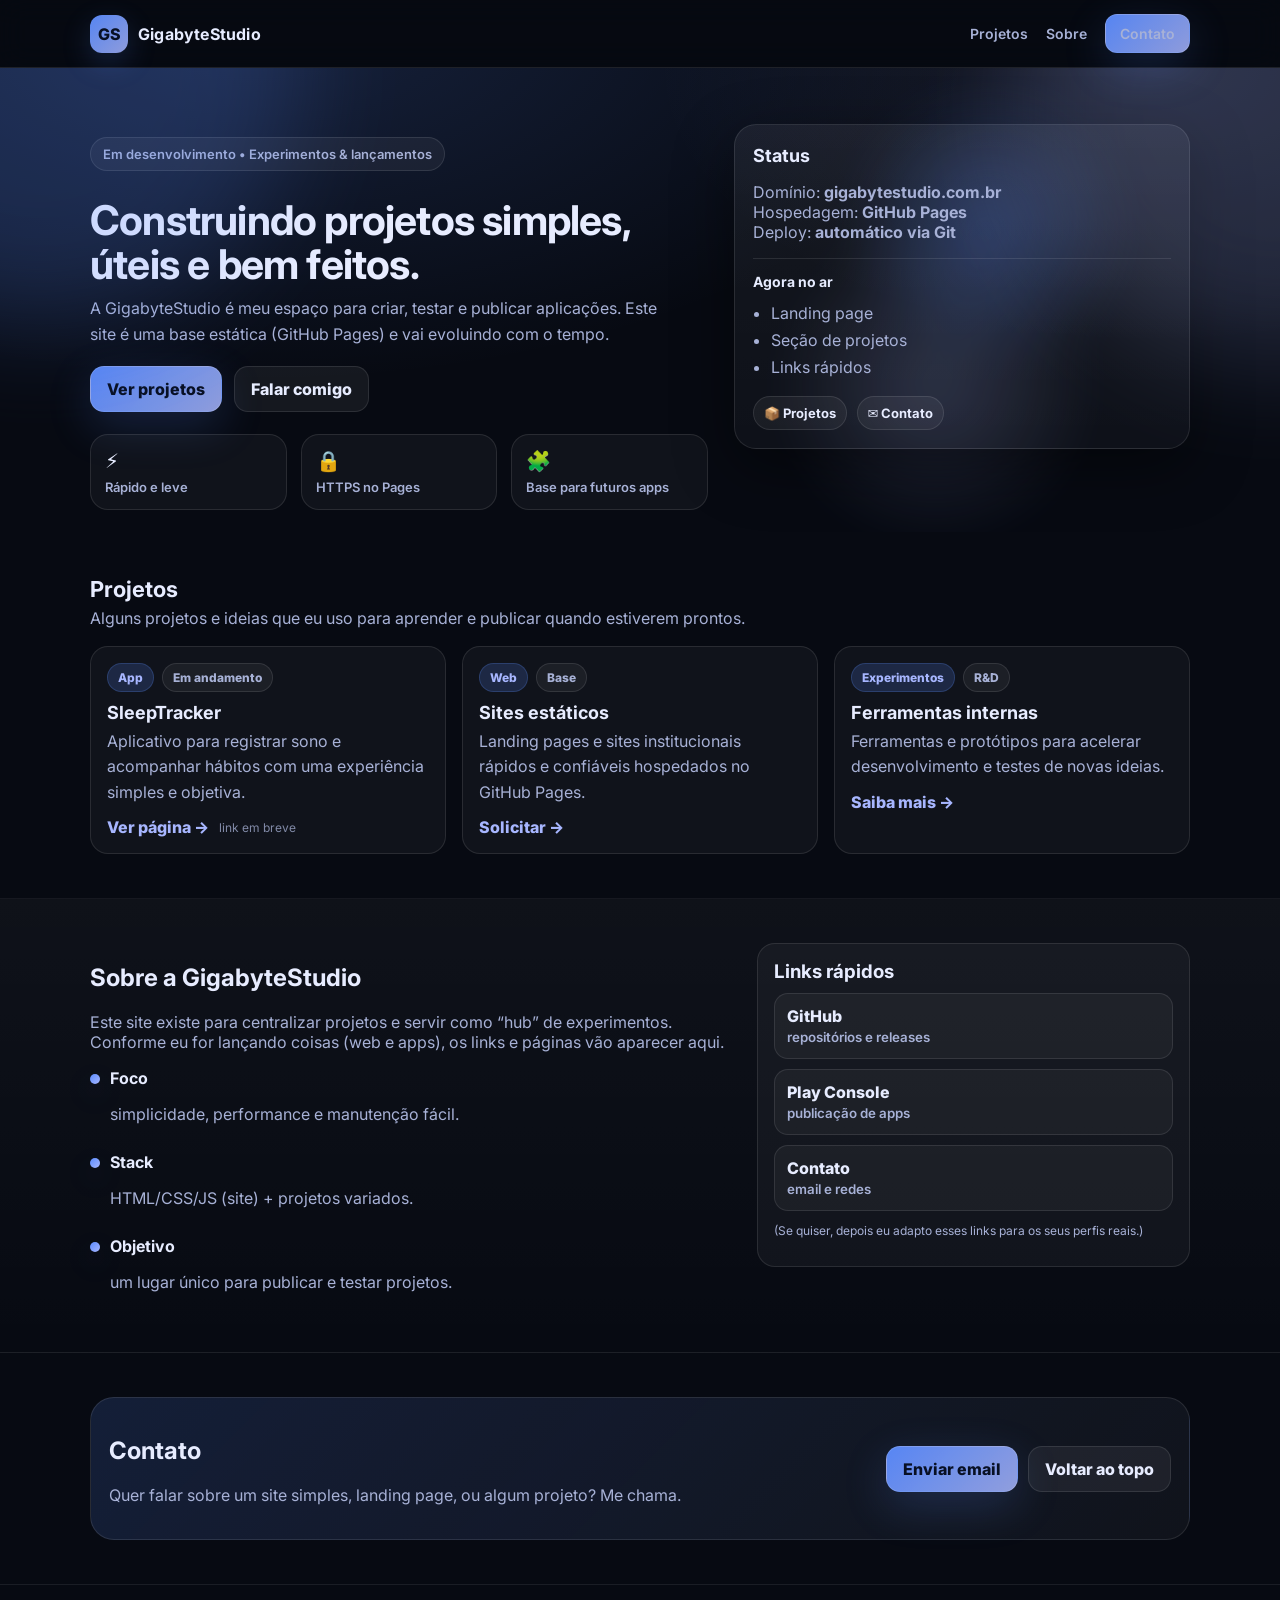
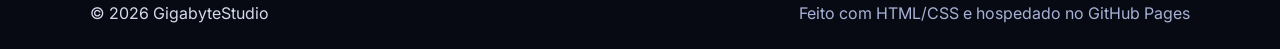
<file: index.html>
<!doctype html>
<html lang="pt-BR">
<head>
  <meta charset="utf-8" />
  <link rel="icon" href="/favicon.ico">
  <meta name="viewport" content="width=device-width,initial-scale=1" />
  <meta name="description" content="GigabyteStudio — projetos e experimentos em desenvolvimento." />
  <title>GigabyteStudio</title>

  <link rel="preconnect" href="https://fonts.googleapis.com">
  <link rel="preconnect" href="https://fonts.gstatic.com" crossorigin>
  <link href="https://fonts.googleapis.com/css2?family=Inter:wght@400;600;700&display=swap" rel="stylesheet">

  <link rel="stylesheet" href="styles.css" />
  <link rel="icon" href="data:image/svg+xml,%3Csvg xmlns='http://www.w3.org/2000/svg' viewBox='0 0 64 64'%3E%3Cpath fill='%23ffffff' d='M10 18h44v28H10z'/%3E%3Cpath fill='%230b0f19' d='M14 22h36v20H14z'/%3E%3Cpath fill='%235b8cff' d='M18 26h10v12H18z'/%3E%3Cpath fill='%23a7b6ff' d='M32 26h14v4H32z'/%3E%3Cpath fill='%23a7b6ff' d='M32 34h14v4H32z'/%3E%3C/svg%3E">
</head>

<body>
  <header class="topbar">
    <div class="container topbar-inner">
      <a class="brand" href="#">
        <span class="brand-mark">GS</span>
        <span class="brand-name">GigabyteStudio</span>
      </a>

      <nav class="nav">
        <a href="#projetos">Projetos</a>
        <a href="#sobre">Sobre</a>
        <a class="btn small" href="#contato">Contato</a>
      </nav>
    </div>
  </header>

  <main>
    <section class="hero">
      <div class="container hero-grid">
        <div class="hero-text">
          <p class="badge">Em desenvolvimento • Experimentos & lançamentos</p>
          <h1>Construindo projetos simples, úteis e bem feitos.</h1>
          <p class="subtitle">
            A GigabyteStudio é meu espaço para criar, testar e publicar aplicações.
            Este site é uma base estática (GitHub Pages) e vai evoluindo com o tempo.
          </p>

          <div class="cta">
            <a class="btn" href="#projetos">Ver projetos</a>
            <a class="btn ghost" href="#contato">Falar comigo</a>
          </div>

          <div class="stats">
            <div class="stat">
              <div class="stat-value">⚡</div>
              <div class="stat-label">Rápido e leve</div>
            </div>
            <div class="stat">
              <div class="stat-value">🔒</div>
              <div class="stat-label">HTTPS no Pages</div>
            </div>
            <div class="stat">
              <div class="stat-value">🧩</div>
              <div class="stat-label">Base para futuros apps</div>
            </div>
          </div>
        </div>

        <div class="hero-card">
          <div class="card-glow"></div>
          <div class="card">
            <h2>Status</h2>
            <p class="muted">
              Domínio: <strong>gigabytestudio.com.br</strong><br/>
              Hospedagem: <strong>GitHub Pages</strong><br/>
              Deploy: <strong>automático via Git</strong>
            </p>

            <div class="divider"></div>

            <h3>Agora no ar</h3>
            <ul class="list">
              <li>Landing page</li>
              <li>Seção de projetos</li>
              <li>Links rápidos</li>
            </ul>

            <div class="mini-actions">
              <a class="chip" href="#projetos">📦 Projetos</a>
              <a class="chip" href="#contato">✉️ Contato</a>
            </div>
          </div>
        </div>
      </div>

      <div class="bg-orb orb1"></div>
      <div class="bg-orb orb2"></div>
    </section>

    <section id="projetos" class="section">
      <div class="container">
        <div class="section-head">
          <h2>Projetos</h2>
          <p class="muted">Alguns projetos e ideias que eu uso para aprender e publicar quando estiverem prontos.</p>
        </div>

        <div class="grid">
          <article class="project">
            <div class="project-top">
              <span class="tag">App</span>
              <span class="tag subtle">Em andamento</span>
            </div>
            <h3>SleepTracker</h3>
            <p>Aplicativo para registrar sono e acompanhar hábitos com uma experiência simples e objetiva.</p>
            <div class="project-actions">
              <a class="link" href="#" aria-disabled="true">Ver página →</a>
              <span class="hint">link em breve</span>
            </div>
          </article>

          <article class="project">
            <div class="project-top">
              <span class="tag">Web</span>
              <span class="tag subtle">Base</span>
            </div>
            <h3>Sites estáticos</h3>
            <p>Landing pages e sites institucionais rápidos e confiáveis hospedados no GitHub Pages.</p>
            <div class="project-actions">
              <a class="link" href="#contato">Solicitar →</a>
            </div>
          </article>

          <article class="project">
            <div class="project-top">
              <span class="tag">Experimentos</span>
              <span class="tag subtle">R&D</span>
            </div>
            <h3>Ferramentas internas</h3>
            <p>Ferramentas e protótipos para acelerar desenvolvimento e testes de novas ideias.</p>
            <div class="project-actions">
              <a class="link" href="#sobre">Saiba mais →</a>
            </div>
          </article>
        </div>
      </div>
    </section>

    <section id="sobre" class="section alt">
      <div class="container">
        <div class="two-col">
          <div>
            <h2>Sobre a GigabyteStudio</h2>
            <p class="muted">
              Este site existe para centralizar projetos e servir como “hub” de experimentos.
              Conforme eu for lançando coisas (web e apps), os links e páginas vão aparecer aqui.
            </p>

            <div class="bullets">
              <div class="bullet">
                <div class="dot"></div>
                <div>
                  <strong>Foco</strong>
                  <p class="muted">simplicidade, performance e manutenção fácil.</p>
                </div>
              </div>
              <div class="bullet">
                <div class="dot"></div>
                <div>
                  <strong>Stack</strong>
                  <p class="muted">HTML/CSS/JS (site) + projetos variados.</p>
                </div>
              </div>
              <div class="bullet">
                <div class="dot"></div>
                <div>
                  <strong>Objetivo</strong>
                  <p class="muted">um lugar único para publicar e testar projetos.</p>
                </div>
              </div>
            </div>
          </div>

          <div class="panel">
            <h3>Links rápidos</h3>
            <div class="quick">
              <a class="qcard" href="https://github.com/" target="_blank" rel="noreferrer">
                <span>GitHub</span>
                <small>repositórios e releases</small>
              </a>
              <a class="qcard" href="https://play.google.com/console/" target="_blank" rel="noreferrer">
                <span>Play Console</span>
                <small>publicação de apps</small>
              </a>
              <a class="qcard" href="#contato">
                <span>Contato</span>
                <small>email e redes</small>
              </a>
            </div>
            <p class="tiny muted">
              (Se quiser, depois eu adapto esses links para os seus perfis reais.)
            </p>
          </div>
        </div>
      </div>
    </section>

    <section id="contato" class="section">
      <div class="container">
        <div class="contact-card">
          <div>
            <h2>Contato</h2>
            <p class="muted">
              Quer falar sobre um site simples, landing page, ou algum projeto? Me chama.
            </p>
          </div>

          <div class="contact-actions">
            <!-- Troque o email abaixo pelo seu quando quiser -->
            <a class="btn" href="mailto:contato@gigabytestudio.com.br">Enviar email</a>
            <a class="btn ghost" href="#top" id="backTop">Voltar ao topo</a>
          </div>
        </div>
      </div>
    </section>
  </main>

  <footer class="footer">
    <div class="container footer-inner">
      <span>© <span id="year"></span> GigabyteStudio</span>
      <span class="muted">Feito com HTML/CSS e hospedado no GitHub Pages</span>
    </div>
  </footer>

  <script src="script.js"></script>
</body>
</html>
</file>
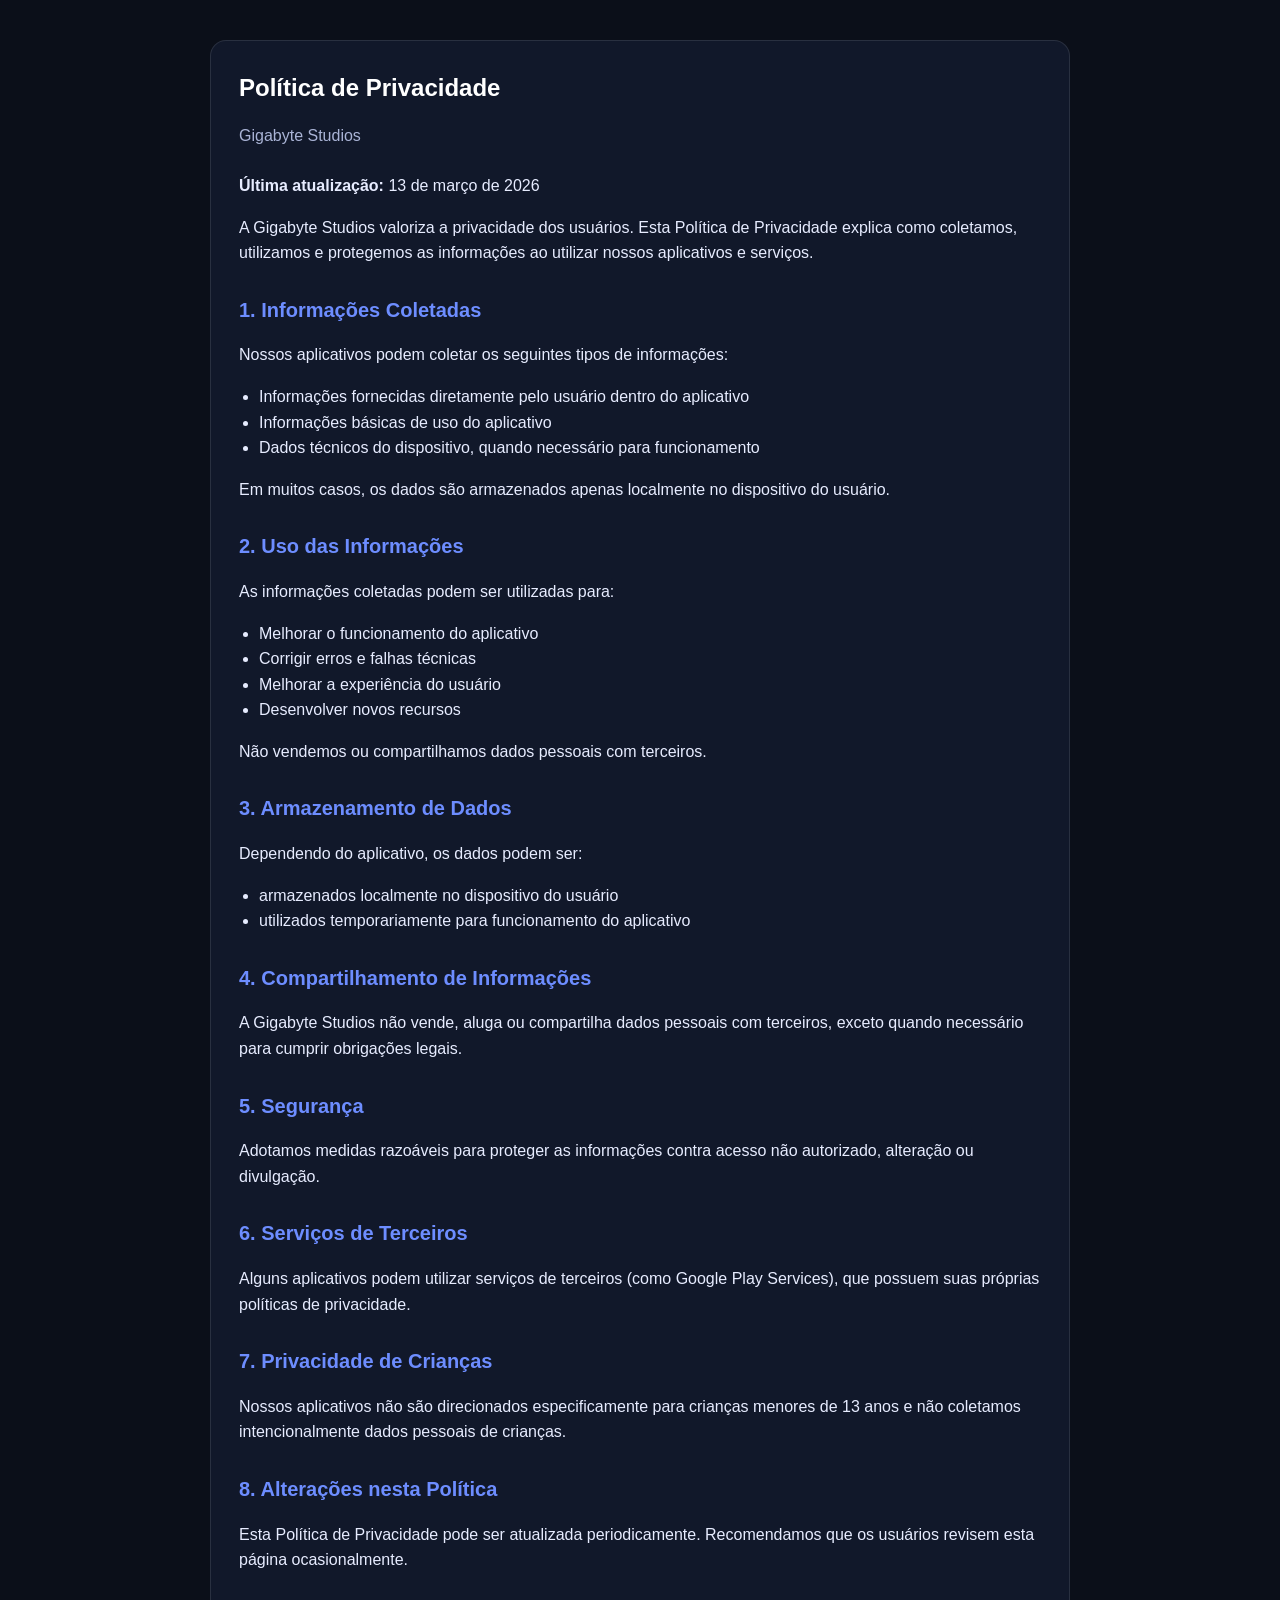
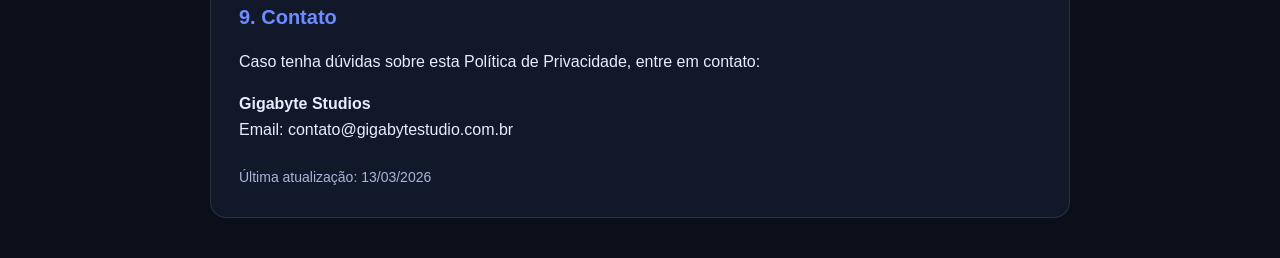
<file: privacidade/index.html>
<!doctype html>
<html lang="pt-BR">

<head>
  <meta charset="utf-8" />
  <meta name="viewport" content="width=device-width,initial-scale=1" />
  <meta name="description" content="Política de Privacidade da GigabyteStudio" />
  <meta name="robots" content="noindex">
  <title>Política de Privacidade - GigabyteStudio</title>
  <style>
    :root {
      --bg: #0b0f19;
      --card: #11182a;
      --text: #e7ecff;
      --muted: #aab4d6;
      --line: rgba(255, 255, 255, .10);
      --brand: #6d8dff;
    }

    * {
      box-sizing: border-box
    }

    body {
      margin: 0;
      font-family: Arial, Helvetica, sans-serif;
      background: var(--bg);
      color: var(--text);
      line-height: 1.6;
    }

    .wrap {
      max-width: 900px;
      margin: 0 auto;
      padding: 40px 20px;
    }

    .card {
      background: var(--card);
      border: 1px solid var(--line);
      border-radius: 16px;
      padding: 28px;
    }

    h1,
    h2 {
      margin-top: 0;
    }

    h1 {
      color: white;
      margin-bottom: 8px;
    }

    .muted {
      color: var(--muted);
      margin-bottom: 24px;
    }

    h2 {
      margin-top: 28px;
      color: var(--brand);
      font-size: 20px;
    }

    p,
    li {
      color: var(--text);
    }

    ul {
      padding-left: 20px;
    }

    .footer {
      margin-top: 24px;
      font-size: 14px;
      color: var(--muted);
    }
  </style>
</head>

<body>
  <main class="wrap">
    <section class="card">
      <h1>Política de Privacidade</h1>
      <p class="muted">Gigabyte Studios</p>

      <p><strong>Última atualização:</strong> 13 de março de 2026</p>

      <p>
        A Gigabyte Studios valoriza a privacidade dos usuários. Esta Política de Privacidade explica
        como coletamos, utilizamos e protegemos as informações ao utilizar nossos aplicativos e serviços.
      </p>

      <h2>1. Informações Coletadas</h2>

      <p>Nossos aplicativos podem coletar os seguintes tipos de informações:</p>

      <ul>
        <li>Informações fornecidas diretamente pelo usuário dentro do aplicativo</li>
        <li>Informações básicas de uso do aplicativo</li>
        <li>Dados técnicos do dispositivo, quando necessário para funcionamento</li>
      </ul>

      <p>
        Em muitos casos, os dados são armazenados apenas localmente no dispositivo do usuário.
      </p>

      <h2>2. Uso das Informações</h2>

      <p>As informações coletadas podem ser utilizadas para:</p>

      <ul>
        <li>Melhorar o funcionamento do aplicativo</li>
        <li>Corrigir erros e falhas técnicas</li>
        <li>Melhorar a experiência do usuário</li>
        <li>Desenvolver novos recursos</li>
      </ul>

      <p>
        Não vendemos ou compartilhamos dados pessoais com terceiros.
      </p>

      <h2>3. Armazenamento de Dados</h2>

      <p>Dependendo do aplicativo, os dados podem ser:</p>

      <ul>
        <li>armazenados localmente no dispositivo do usuário</li>
        <li>utilizados temporariamente para funcionamento do aplicativo</li>
      </ul>

      <h2>4. Compartilhamento de Informações</h2>

      <p>
        A Gigabyte Studios não vende, aluga ou compartilha dados pessoais com terceiros,
        exceto quando necessário para cumprir obrigações legais.
      </p>

      <h2>5. Segurança</h2>

      <p>
        Adotamos medidas razoáveis para proteger as informações contra acesso não autorizado,
        alteração ou divulgação.
      </p>

      <h2>6. Serviços de Terceiros</h2>

      <p>
        Alguns aplicativos podem utilizar serviços de terceiros (como Google Play Services),
        que possuem suas próprias políticas de privacidade.
      </p>

      <h2>7. Privacidade de Crianças</h2>

      <p>
        Nossos aplicativos não são direcionados especificamente para crianças menores de 13 anos
        e não coletamos intencionalmente dados pessoais de crianças.
      </p>

      <h2>8. Alterações nesta Política</h2>

      <p>
        Esta Política de Privacidade pode ser atualizada periodicamente. Recomendamos que
        os usuários revisem esta página ocasionalmente.
      </p>

      <h2>9. Contato</h2>

      <p>
        Caso tenha dúvidas sobre esta Política de Privacidade, entre em contato:
      </p>

      <p>
        <strong>Gigabyte Studios</strong><br>
        Email: contato@gigabytestudio.com.br
      </p>

      <div class="footer">
        Última atualização: 13/03/2026
      </div>
    </section>
  </main>
</body>

</html>
</file>
<file: styles.css>
:root {
  --bg: #0b0f19;
  --bg2: #0e1424;
  --card: #0f172a;
  --text: #e7ecff;
  --muted: #a7b1d6;
  --line: rgba(255, 255, 255, .10);
  --brand: #5b8cff;
  --brand2: #a7b6ff;
  --shadow: 0 18px 60px rgba(0, 0, 0, .45);
  --radius: 18px;
}

* {
  box-sizing: border-box;
}

html,
body {
  height: 100%;
}

body {
  margin: 0;
  font-family: Inter, system-ui, -apple-system, Segoe UI, Roboto, Arial, sans-serif;
  background: #070a12;
  color: var(--text);
}

a {
  color: inherit;
  text-decoration: none;
}

.container {
  width: min(1100px, 92%);
  margin: 0 auto;
}

.topbar {
  position: sticky;
  top: 0;
  z-index: 50;
  backdrop-filter: blur(14px);
  background: rgba(7, 10, 18, .55);
  border-bottom: 1px solid var(--line);
}

.topbar-inner {
  display: flex;
  align-items: center;
  justify-content: space-between;
  padding: 14px 0;
}

.brand {
  display: flex;
  align-items: center;
  gap: 10px;
}

.brand-mark {
  width: 38px;
  height: 38px;
  display: grid;
  place-items: center;
  border-radius: 12px;
  background: linear-gradient(135deg, rgba(91, 140, 255, .95), rgba(167, 182, 255, .85));
  color: #081024;
  font-weight: 800;
  box-shadow: 0 10px 30px rgba(91, 140, 255, .20);
}

.brand-name {
  font-weight: 700;
  letter-spacing: .2px;
}

.nav {
  display: flex;
  align-items: center;
  gap: 18px;
}

.nav a {
  color: var(--muted);
  font-weight: 600;
  font-size: 14px;
}

.nav a:hover {
  color: var(--text);
}

.btn {
  display: inline-flex;
  align-items: center;
  justify-content: center;
  padding: 12px 16px;
  border-radius: 14px;
  background: linear-gradient(135deg, rgba(91, 140, 255, .95), rgba(167, 182, 255, .85));
  color: #081024;
  font-weight: 800;
  box-shadow: 0 14px 45px rgba(91, 140, 255, .20);
  border: 1px solid rgba(255, 255, 255, .12);
}

.btn:hover {
  transform: translateY(-1px);
}

.btn:active {
  transform: translateY(0px);
}

.btn.ghost {
  background: rgba(255, 255, 255, .06);
  color: var(--text);
  border: 1px solid var(--line);
  box-shadow: none;
}

.btn.small {
  padding: 10px 14px;
  border-radius: 12px;
  font-size: 14px;
}

.hero {
  position: relative;
  padding: 56px 0 22px;
  overflow: hidden;
  background:
    radial-gradient(1200px 600px at 20% -10%, rgba(91, 140, 255, .18), transparent 60%),
    radial-gradient(900px 500px at 90% 0%, rgba(167, 182, 255, .12), transparent 55%);
}

.hero-grid {
  display: grid;
  grid-template-columns: 1.15fr .85fr;
  gap: 26px;
  align-items: stretch;
}

.badge {
  display: inline-flex;
  align-items: center;
  gap: 10px;
  padding: 8px 12px;
  border: 1px solid var(--line);
  border-radius: 999px;
  background: rgba(255, 255, 255, .05);
  color: var(--muted);
  font-weight: 600;
  font-size: 13px;
}

.hero h1 {
  margin: 14px 0 10px;
  font-size: clamp(28px, 3.2vw, 44px);
  line-height: 1.08;
  letter-spacing: -.8px;
}

.subtitle {
  margin: 0;
  color: var(--muted);
  line-height: 1.6;
  max-width: 58ch;
}

.cta {
  display: flex;
  gap: 12px;
  margin-top: 18px;
  flex-wrap: wrap;
}

.stats {
  display: flex;
  gap: 14px;
  margin-top: 22px;
  flex-wrap: wrap;
}

.stat {
  flex: 1 1 160px;
  border: 1px solid var(--line);
  border-radius: var(--radius);
  background: rgba(255, 255, 255, .04);
  padding: 14px 14px;
}

.stat-value {
  font-size: 20px;
  margin-bottom: 6px;
}

.stat-label {
  color: var(--muted);
  font-weight: 600;
  font-size: 13px;
}

.hero-card {
  position: relative;
}

.card-glow {
  position: absolute;
  inset: -35px -35px -35px -35px;
  background: radial-gradient(240px 240px at 55% 30%, rgba(91, 140, 255, .35), transparent 60%),
    radial-gradient(260px 260px at 45% 65%, rgba(167, 182, 255, .22), transparent 62%);
  filter: blur(20px);
  opacity: .9;
  pointer-events: none;
}

.card {
  position: relative;
  border: 1px solid var(--line);
  border-radius: calc(var(--radius) + 4px);
  background: linear-gradient(180deg, rgba(255, 255, 255, .06), rgba(255, 255, 255, .03));
  box-shadow: var(--shadow);
  padding: 18px 18px;
}

.card h2 {
  margin: 2px 0 8px;
  font-size: 18px;
}

.card h3 {
  margin: 14px 0 10px;
  font-size: 14px;
  color: var(--text);
}

.muted {
  color: var(--muted);
}

.divider {
  height: 1px;
  background: var(--line);
  margin: 14px 0;
}

.list {
  margin: 0;
  padding-left: 18px;
  color: var(--muted);
  line-height: 1.7;
}

.mini-actions {
  display: flex;
  gap: 10px;
  margin-top: 14px;
  flex-wrap: wrap;
}

.chip {
  padding: 8px 10px;
  border-radius: 999px;
  border: 1px solid var(--line);
  background: rgba(255, 255, 255, .05);
  color: var(--text);
  font-weight: 700;
  font-size: 13px;
}

.section {
  padding: 44px 0;
}

.section.alt {
  background: linear-gradient(180deg, rgba(255, 255, 255, .03), transparent);
  border-top: 1px solid rgba(255, 255, 255, .06);
  border-bottom: 1px solid rgba(255, 255, 255, .06);
}

.section-head h2 {
  margin: 0 0 6px;
  font-size: 22px;
}

.section-head p {
  margin: 0;
}

.grid {
  margin-top: 18px;
  display: grid;
  grid-template-columns: repeat(3, 1fr);
  gap: 16px;
}

.project {
  border: 1px solid var(--line);
  border-radius: var(--radius);
  background: rgba(255, 255, 255, .04);
  padding: 16px;
  transition: transform .15s ease, border-color .15s ease;
}

.project:hover {
  transform: translateY(-2px);
  border-color: rgba(91, 140, 255, .35);
}

.project-top {
  display: flex;
  gap: 8px;
  margin-bottom: 10px;
}

.tag {
  padding: 6px 10px;
  border-radius: 999px;
  background: rgba(91, 140, 255, .18);
  border: 1px solid rgba(91, 140, 255, .22);
  font-weight: 800;
  font-size: 12px;
  color: var(--brand2);
}

.tag.subtle {
  background: rgba(255, 255, 255, .05);
  border: 1px solid var(--line);
  color: var(--muted);
}

.project h3 {
  margin: 0 0 6px;
  font-size: 18px;
}

.project p {
  margin: 0;
  color: var(--muted);
  line-height: 1.6;
}

.project-actions {
  margin-top: 12px;
  display: flex;
  gap: 10px;
  align-items: center;
}

.link {
  font-weight: 800;
  color: var(--brand2);
}

.link:hover {
  text-decoration: underline;
}

.hint {
  font-size: 12px;
  color: rgba(167, 177, 214, .75);
}

.two-col {
  display: grid;
  grid-template-columns: 1.2fr .8fr;
  gap: 18px;
  align-items: start;
}

.bullets {
  margin-top: 14px;
  display: flex;
  flex-direction: column;
  gap: 12px;
}

.bullet {
  display: flex;
  gap: 10px;
  align-items: flex-start;
}

.dot {
  width: 10px;
  height: 10px;
  border-radius: 50%;
  background: linear-gradient(135deg, var(--brand), var(--brand2));
  margin-top: 6px;
  box-shadow: 0 10px 30px rgba(91, 140, 255, .22);
}

.panel {
  border: 1px solid var(--line);
  border-radius: var(--radius);
  background: rgba(255, 255, 255, .04);
  padding: 16px;
}

.panel h3 {
  margin: 0 0 10px;
}

.quick {
  display: grid;
  grid-template-columns: 1fr;
  gap: 10px;
}

.qcard {
  border: 1px solid var(--line);
  border-radius: 14px;
  background: rgba(255, 255, 255, .04);
  padding: 12px 12px;
}

.qcard:hover {
  border-color: rgba(91, 140, 255, .35);
}

.qcard span {
  display: block;
  font-weight: 800;
}

.qcard small {
  color: var(--muted);
  font-weight: 600;
}

.tiny {
  font-size: 12px;
}

.contact-card {
  border: 1px solid var(--line);
  border-radius: calc(var(--radius) + 6px);
  background: linear-gradient(135deg, rgba(91, 140, 255, .16), rgba(255, 255, 255, .04));
  padding: 18px;
  display: flex;
  justify-content: space-between;
  align-items: center;
  gap: 16px;
  flex-wrap: wrap;
}

.contact-actions {
  display: flex;
  gap: 10px;
  flex-wrap: wrap;
}

.footer {
  border-top: 1px solid rgba(255, 255, 255, .08);
  padding: 18px 0 26px;
}

.footer-inner {
  display: flex;
  justify-content: space-between;
  gap: 10px;
  color: rgba(231, 236, 255, .92);
  flex-wrap: wrap;
}

.bg-orb {
  position: absolute;
  width: 520px;
  height: 520px;
  border-radius: 50%;
  filter: blur(55px);
  opacity: .35;
  pointer-events: none;
}

.orb1 {
  left: -220px;
  top: -260px;
  background: rgba(91, 140, 255, .55);
}

.orb2 {
  right: -260px;
  top: -220px;
  background: rgba(167, 182, 255, .45);
}

@media (max-width: 920px) {
  .hero-grid {
    grid-template-columns: 1fr;
  }

  .grid {
    grid-template-columns: 1fr;
  }

  .two-col {
    grid-template-columns: 1fr;
  }

  .nav {
    gap: 12px;
  }
}
</file>
